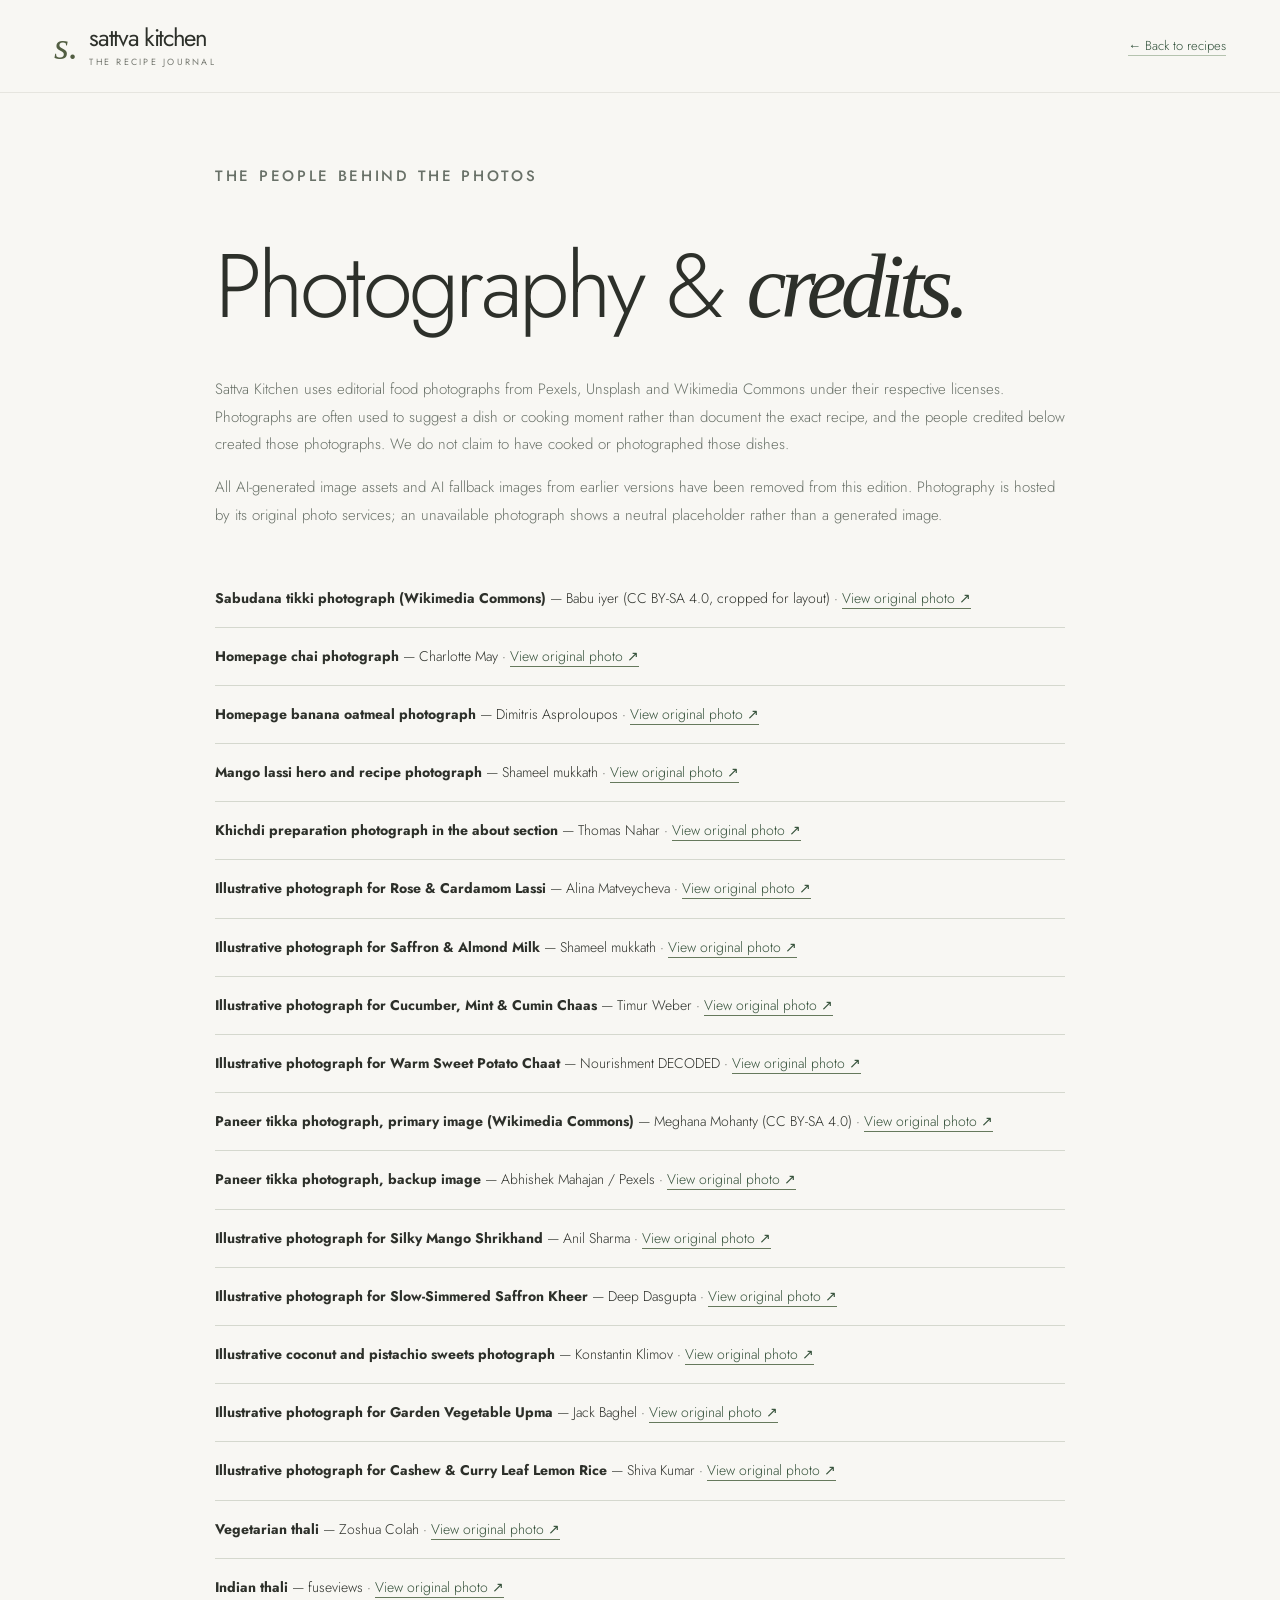
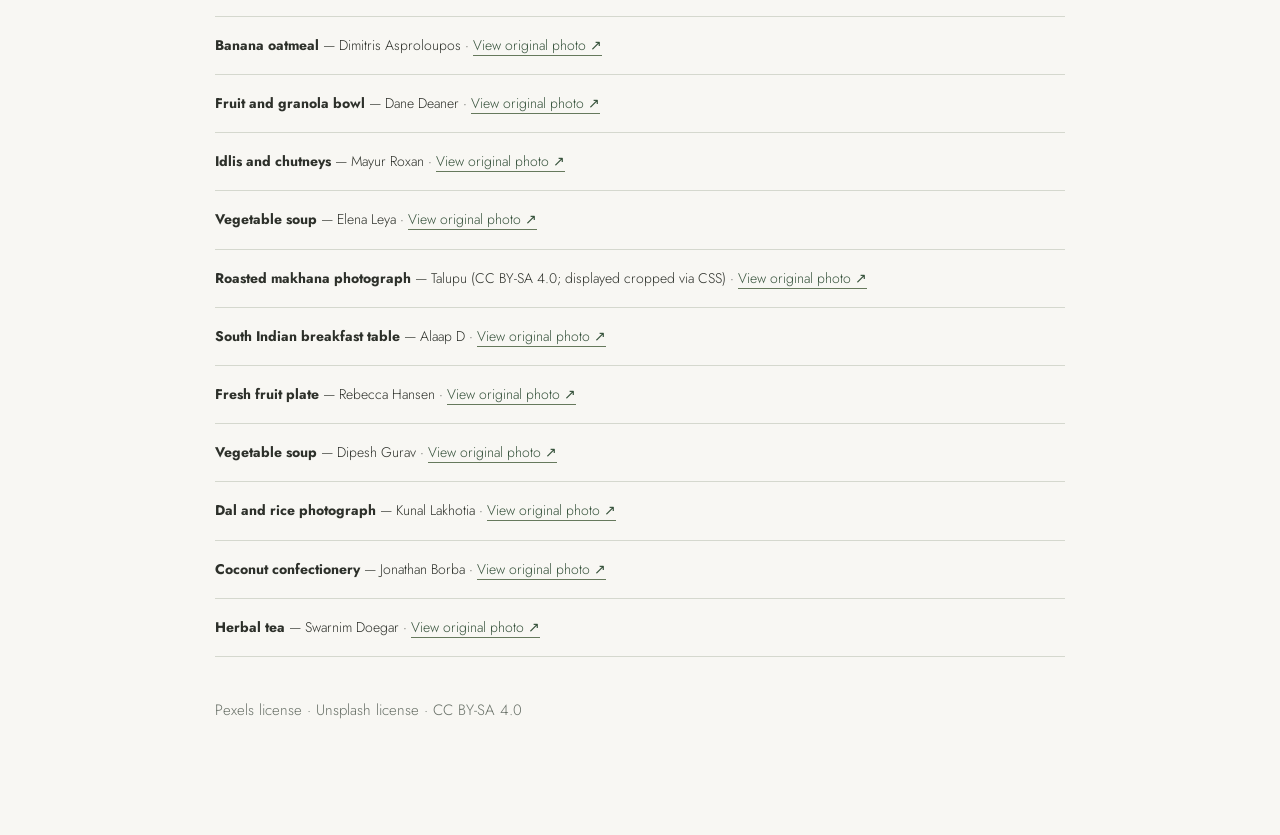
<file: credits.html>
<!doctype html><html lang="en"><head><meta charset="utf-8"><meta name="viewport" content="width=device-width,initial-scale=1"><meta name="theme-color" content="#f8f7f3"><title>Photo credits · Sattva Kitchen</title><link href="https://fonts.googleapis.com/css2?family=Jost:wght@300;400;500&display=swap" rel="stylesheet"><link rel="stylesheet" href="styles.css"><style>.credit-page{max-width:900px;margin:70px auto 110px;padding:0 25px}.credit-page h1{font-size:clamp(52px,8vw,90px);margin:30px 0 25px}.credit-page p{color:#697168;line-height:1.85;font-size:15px}.credit-list{padding:0;list-style:none;margin:40px 0}.credit-list li{border-bottom:1px solid #d5d8ce;padding:16px 0;font-size:14px;line-height:1.8}.credit-list a{border-bottom:1px solid #66795c;color:#35513a}.back-link{font-size:13px;color:#31513a;border-bottom:1px solid #b5c3af}</style></head><body><header class="site-header"><div class="container header-inner"><a class="brand" href="index.html"><span class="brand-mark">s.</span><span class="brand-name">sattva kitchen <small>THE RECIPE JOURNAL</small></span></a><a class="back-link" href="index.html">← Back to recipes</a></div></header><main class="credit-page"><p class="kicker">THE PEOPLE BEHIND THE PHOTOS</p><h1>Photography & <em>credits.</em></h1><p>Sattva Kitchen uses editorial food photographs from Pexels, Unsplash and Wikimedia Commons under their respective licenses. Photographs are often used to suggest a dish or cooking moment rather than document the exact recipe, and the people credited below created those photographs. We do not claim to have cooked or photographed those dishes.</p><p>All AI-generated image assets and AI fallback images from earlier versions have been removed from this edition. Photography is hosted by its original photo services; an unavailable photograph shows a neutral placeholder rather than a generated image.</p><ul class="credit-list" id="credits"></ul><p><a href="https://www.pexels.com/license/" target="_blank" rel="noopener noreferrer">Pexels license</a> · <a href="https://unsplash.com/license" target="_blank" rel="noopener noreferrer">Unsplash license</a> · <a href="https://creativecommons.org/licenses/by-sa/4.0/" target="_blank" rel="noopener noreferrer">CC BY-SA 4.0</a></p></main><script src="credits.js"></script></body></html>
</file>
<file: styles.css>
:root{--paper:#f8f7f3;--white:#fdfcf9;--ink:#2d302a;--muted:#767971;--line:#d8d9d1;--moss:#525e42;--cream:#edece5;--font:'Abadi','Abadi MT Condensed Light','Jost','Helvetica Neue',Arial,sans-serif}
*{box-sizing:border-box}html{scroll-behavior:smooth}body{margin:0;background:var(--paper);color:var(--ink);font-family:var(--font);font-weight:300;-webkit-font-smoothing:antialiased}body.modal-open{overflow:hidden}button,input{font:inherit}button{cursor:pointer}button:focus-visible,a:focus-visible,input:focus-visible{outline:2px solid var(--moss);outline-offset:4px}a{color:inherit;text-decoration:none}img{display:block;width:100%;height:100%;object-fit:cover}figure{margin:0}h1,h2,h3,p{margin-top:0}h1,h2,h3{font-weight:300;letter-spacing:-.04em}em{font-family:Georgia,'Times New Roman',serif;font-weight:400;letter-spacing:-.065em;font-style:italic}p{line-height:1.7}.container{width:min(1420px,calc(100% - 108px));margin:auto}.section{padding-top:104px;padding-bottom:106px}#recipes,#feature,#collections,#philosophy,#ritual{scroll-margin-top:90px}[hidden]{display:none!important}.sr-only{position:absolute;width:1px;height:1px;padding:0;margin:-1px;overflow:hidden;clip:rect(0,0,0,0);white-space:nowrap;border:0}
/* Navigation, intentionally quiet */
.site-header{position:relative;z-index:6;background:var(--paper);border-bottom:1px solid #e6e5df}.header-inner{min-height:92px;display:flex;align-items:center;justify-content:space-between;gap:35px}.brand{display:flex;align-items:center;gap:11px;white-space:nowrap}.brand-mark{font-family:Georgia,serif;font-style:italic;font-weight:400;font-size:38px;line-height:1;color:var(--moss)}.brand-name{font-size:24px;letter-spacing:-.055em;font-weight:400;line-height:1.05}.brand-name small{display:block;letter-spacing:.25em;font-size:9px;color:var(--muted);font-weight:400;margin-top:7px}.desktop-nav{display:flex;align-items:center;gap:41px;margin-left:auto;margin-right:70px}.desktop-nav a{font-size:14px;color:#565b52;transition:color .2s}.desktop-nav a:hover{color:#181b14}.nav-actions{display:flex;align-items:center;gap:15px}.saved-nav{border:0;background:transparent;display:flex;align-items:center;gap:9px;padding:9px 0;color:#3b4138;font-size:14px}.saved-nav span:first-child{font-family:Arial,sans-serif;font-size:23px;line-height:1}.saved-nav span:last-child{font-size:12px;color:var(--muted)}.mobile-toggle{display:none;background:none;border:0;padding:9px}.mobile-toggle span{display:block;width:21px;height:1px;background:var(--ink);margin:5px 0}.mobile-nav{background:var(--paper);border-top:1px solid var(--line);padding:12px 7% 26px}.mobile-nav a{display:block;padding:12px 0;font-size:17px}
/* Hero */
.hero{display:grid;grid-template-columns:minmax(0,.88fr) minmax(0,1.12fr);gap:5.5%;padding-top:84px;padding-bottom:110px;min-height:700px}.hero-copy{display:flex;flex-direction:column;align-items:flex-start;justify-content:center;padding:0 0 10px 26px}.eyebrow,.kicker{font-size:10px;font-weight:500;letter-spacing:.18em;color:#64695d;line-height:1.5}.eyebrow{display:flex;align-items:center;gap:11px;white-space:nowrap}.small-rule{width:26px;height:1px;background:var(--moss);display:block}.dot{font-size:18px;line-height:.5;color:#999e91}.hero h1{font-size:clamp(64px,6.45vw,111px);line-height:.97;letter-spacing:-.075em;margin:40px 0 35px;white-space:nowrap}.hero h1 em{font-size:.96em}.hero-copy>p{font-size:19px;line-height:1.72;max-width:460px;color:#5b5e57}.under-link{border:0;background:none;border-bottom:1px solid #646f54;padding:0 0 8px;margin-top:28px;font-weight:400;color:#38432e;display:inline-flex;align-items:center;gap:52px;font-size:14px;transition:gap .2s}.under-link:hover{gap:65px}.hero-foot{display:flex;gap:19px;align-items:center;color:#85867f;font-size:12px;line-height:1.4;margin-top:88px;letter-spacing:.01em}.handdrawn-sun{font-size:42px;color:#a8ac94;font-weight:300}.hero-media{position:relative;min-height:570px;margin-right:10px}.hero-main-photo{width:82%;height:510px;position:absolute;top:0;right:0}.hero-main-photo img{filter:saturate(.88) contrast(.98);background:#e5e1d4}.hero-main-photo figcaption{position:absolute;right:0;bottom:-28px;font-size:11px;color:#72766c}.hero-small-photo{width:45%;height:255px;position:absolute;left:0;bottom:-24px;border:12px solid var(--paper);border-left:0;border-bottom:0;z-index:1}.hero-small-photo img{filter:saturate(.82)}.hero-small-photo figcaption{position:absolute;bottom:-22px;left:0;white-space:nowrap;color:#72766c;font-size:11px}.newsstrip{border-top:1px solid var(--line);border-bottom:1px solid var(--line)}.newsstrip-inner{height:55px;display:flex;align-items:center;justify-content:center;gap:42px;color:#75796d;font-size:10px;letter-spacing:.22em;font-weight:400}.newsstrip-star{color:#a7ac99;font-size:15px}
/* Featured food story */
.section-heading{display:flex;align-items:center;justify-content:space-between;margin-bottom:35px}.kicker{margin:0}.margin-note{font-family:Georgia,serif;font-style:italic;font-size:18px;color:#929183;transform:rotate(-5deg);margin:0 25px 0 0}.feature{padding-top:90px;padding-bottom:100px}.feature-layout{display:grid;grid-template-columns:1.07fr .93fr;gap:8.5%;align-items:center}.feature-photo{height:550px;position:relative;background:#e2dfd2}.feature-photo img{filter:saturate(.87)}.feature-photo figcaption{position:absolute;bottom:-30px;left:0;font-size:11px;color:#75796e}.feature-copy{padding:40px 5% 30px 0;max-width:510px}.feature-overline{font-size:11px;letter-spacing:.16em;font-weight:500;color:var(--moss);margin-bottom:26px}.feature-copy h2{font-size:clamp(69px,6.8vw,105px);line-height:.95;margin:0 0 34px;white-space:nowrap}.feature-copy h2 em{font-size:1em}.feature-deck{font-size:22px;font-weight:300;line-height:1.5;color:#3d4139;max-width:410px}.feature-rule{width:100%;height:1px;background:var(--line);margin:37px 0 28px}.feature-copy>p:not(.feature-deck){font-size:16px;color:#73766d;line-height:1.85;max-width:420px}.feature-info{display:flex;flex-wrap:wrap;gap:16px;margin:34px 0 4px;color:#6e7564;font-size:12px;font-weight:400}.feature-info span:not(:last-child):after{content:'·';margin-left:16px;color:#9eaa95}
/* Collections text-only, less template-y */
.collections{padding-top:72px;padding-bottom:125px}.collections-heading{display:flex;justify-content:space-between;align-items:end;gap:35px;margin-bottom:48px}.collections-heading h2,.recipe-intro h2,.philosophy-aside h2,.ritual-layout h2{font-size:clamp(50px,5.4vw,85px);line-height:1.05;margin:0;letter-spacing:-.066em}.collections-heading p{max-width:310px;color:#777970;font-size:14px;margin-bottom:10px}.collection-list{display:grid;grid-template-columns:repeat(5,minmax(0,1fr));border-top:1px solid #bcbfb4;border-bottom:1px solid #bcbfb4}.collection-card{text-align:left;border:0;border-right:1px solid var(--line);background:transparent;padding:25px 22px 27px;min-height:142px;display:flex;flex-direction:column;gap:17px;transition:background .2s}.collection-card:first-child{border-left:1px solid var(--line)}.collection-card:hover{background:#eeefe8}.collection-index{font-size:12px;color:#9a9c91}.collection-card strong{font-size:21px;line-height:1.2;font-weight:300;letter-spacing:-.025em;white-space:normal}.collection-action{font-size:17px;color:#647455;align-self:flex-end;margin-top:auto}
/* Recipes */
.recipes-section{background:#fffefa;border-top:1px solid #e8e7df;border-bottom:1px solid #e8e7df;padding-bottom:118px}.recipe-intro{display:flex;justify-content:space-between;align-items:end;gap:50px;margin-bottom:48px}.recipe-intro h2{margin:0}.recipe-intro p{color:#777971;max-width:290px;font-size:14px;line-height:1.8;margin:0 0 4px}.count-ornament{font-size:11px;color:#898d80;letter-spacing:.08em}.count-ornament span{font-size:18px;color:#505e45;letter-spacing:0;margin-right:4px}.recipe-toolbar{display:flex;justify-content:space-between;align-items:center;gap:20px;border-top:1px solid var(--line);padding:25px 0 13px}.filters{display:flex;flex-wrap:wrap;gap:9px 22px}.filter-chip{background:none;border:0;padding:7px 0;font-size:13px;color:#898d83}.filter-chip:hover{color:var(--ink)}.filter-chip.active{color:#2f3b2b;border-bottom:1px solid #63745c;font-weight:500}.search-bar{border-bottom:1px solid #bbbfb3;display:flex;align-items:center;gap:7px;width:250px;flex-shrink:0;padding-bottom:3px}.search-bar span{font-size:22px;color:#717767}.search-bar input{border:0;background:transparent;outline:0;font-size:13px;min-width:0;width:100%;padding:6px 0;color:var(--ink)}.search-bar input::placeholder{color:#a3a59e}.results-line{font-size:11px;color:#90918b;padding:4px 0 27px}.recipe-grid{display:grid;grid-template-columns:repeat(3,minmax(0,1fr));column-gap:32px;row-gap:62px;align-items:start}.recipe-card{min-width:0;position:relative}.recipe-card:nth-child(7n+1){grid-column:span 2}.recipe-image{position:relative;overflow:hidden;aspect-ratio:1.3;cursor:pointer;background:#e4e2d8}.recipe-card:nth-child(7n+1) .recipe-image{aspect-ratio:2.12}.recipe-card:nth-child(7n+3) .recipe-image{aspect-ratio:1.03}.recipe-card:nth-child(7n+5) .recipe-image{aspect-ratio:1.05}.recipe-image img{transition:transform .6s ease;filter:saturate(.85)}.recipe-image:hover img{transform:scale(1.025)}.recipe-tag{position:absolute;left:12px;top:12px;background:#fffef9e8;padding:7px 9px;color:#62695f;font-size:9px;font-weight:400;letter-spacing:.12em}.save-recipe{position:absolute;right:12px;top:12px;width:37px;height:37px;border:0;border-radius:50%;background:#fffcf3dd;color:#4b5545;font-family:Arial,sans-serif;font-size:21px;display:grid;place-items:center}.save-recipe.is-saved{color:#a55447}.recipe-body{padding:18px 1px 0}.recipe-eyebrow{font-size:10px;color:#8b8f80;letter-spacing:.13em;margin-bottom:11px;font-weight:400}.recipe-title{font-size:clamp(24px,2.2vw,33px);line-height:1.18;margin:0 0 10px;letter-spacing:-.055em;cursor:pointer}.recipe-title:hover{text-decoration:underline;text-decoration-thickness:1px;text-underline-offset:5px}.recipe-desc{font-size:14px;line-height:1.7;color:#73766d;margin:0 0 15px;max-width:450px}.recipe-meta{display:flex;justify-content:space-between;gap:15px;align-items:center;border-top:1px solid #e0e1d9;padding-top:13px;color:#8b8d83;font-size:11px}.recipe-meta button{border:0;background:transparent;color:#4c5d44;font-size:12px;padding:2px 0;white-space:nowrap}.recipe-meta button:hover{text-decoration:underline}.empty-state{text-align:center;padding:85px 20px}.empty-state h3{font-size:35px}.empty-state p{font-size:15px;color:var(--muted)}
/* Philosophy and random menu */
.philosophy-section{padding:125px 0;background:#eeefe8}.philosophy-layout{display:grid;grid-template-columns:.93fr 1.07fr;align-items:center;gap:12%}.philosophy-aside{max-width:510px}.philosophy-aside h2{margin:37px 0 32px}.philosophy-aside p:not(.kicker){font-size:16px;line-height:1.9;color:#656b60}.philosophy-image{height:530px;position:relative}.philosophy-image img{filter:saturate(.78)}.philosophy-image figcaption{position:absolute;bottom:-27px;left:0;color:#858b80;font-size:11px}.ritual-section{padding-top:110px;padding-bottom:130px}.ritual-layout{display:grid;grid-template-columns:1fr 1fr;gap:16%;align-items:end;border-top:1px solid #b9bcb1;border-bottom:1px solid #b9bcb1;padding:45px 0 65px}.ritual-layout h2{margin-top:34px}.ritual-layout>div:last-child{max-width:385px}.ritual-layout>div:last-child p{font-size:16px;color:#747970}.daily-plan{margin-top:34px;border:1px solid var(--line);padding:28px}.daily-plan-header{display:flex;justify-content:space-between;align-items:center;margin-bottom:24px}.daily-plan-header h3{font-size:28px;margin:0}.day-grid{display:grid;grid-template-columns:repeat(3,1fr);gap:19px}.day-pick{background:#fff;border:1px solid #eeeae1;text-align:left;display:flex;align-items:center;gap:16px;padding:9px}.day-pick img{width:82px;height:82px;flex:0 0 82px}.day-pick small{display:block;font-size:10px;color:#8e8e83;letter-spacing:.1em;margin-bottom:4px}.day-pick strong{font-size:16px;font-weight:300}
/* Footer */
.footer{background:#303a31;color:#f1f0e8;padding:70px 0 30px}.footer-top{display:flex;justify-content:space-between;gap:30px;align-items:start;padding-bottom:80px}.footer-logo{font-size:40px;letter-spacing:-.06em}.period{color:#b5bda1}.footer-top p{color:#c4cabc;font-size:15px;margin:14px 0}.footer-links{display:flex;gap:30px;color:#d5dbce;font-size:13px}.footer-bottom{border-top:1px solid #5d685a;padding-top:22px;display:flex;justify-content:space-between;gap:30px;font-size:11px;color:#b5beae;line-height:1.65}.footer-bottom span:last-child{max-width:500px;text-align:right}
/* Modal */
.modal-backdrop{position:fixed;inset:0;background:rgba(27,30,25,.64);z-index:100}.recipe-modal{position:fixed;right:0;top:0;bottom:0;width:min(850px,100%);z-index:101;overflow-y:auto;background:var(--white);box-shadow:-18px 0 60px #12180f2b}.modal-close{position:fixed;right:29px;top:24px;border:0;border-radius:50%;width:44px;height:44px;z-index:102;background:#fffef9;color:var(--ink);font-size:30px;line-height:1}.modal-cover{height:350px;width:100%;object-fit:cover;background:#e2e1da}.modal-inner{padding:45px 58px 65px}.modal-inner h2{font-size:clamp(48px,5vw,75px);line-height:1.03;margin:13px 0 15px}.modal-intro{color:#72786d;font-size:17px}.modal-tags{display:flex;flex-wrap:wrap;gap:12px 22px;border-block:1px solid var(--line);padding:17px 0;font-size:12px;color:#5c6758;margin:29px 0 36px}.modal-cols{display:grid;grid-template-columns:.84fr 1.16fr;gap:45px}.modal-cols h3{font-size:26px;margin-bottom:25px}.ingredients{list-style:none;padding:0;margin:0}.ingredients li{border-bottom:1px solid #e6e7e0;padding:11px 0;font-size:14px;line-height:1.5}.steps{padding-left:22px;color:#4b5349}.steps li{font-size:14px;line-height:1.8;margin-bottom:16px;padding-left:7px}.modal-tip{background:#eeefe9;border-left:2px solid #8a957a;padding:18px 21px;font-size:13px;line-height:1.85;color:#596257}.modal-tip strong{font-weight:500}.modal-actions{display:flex;gap:14px;flex-wrap:wrap;margin-top:35px}.btn{padding:14px 21px;background:#455641;color:#fff;border:1px solid #455641;font-size:13px;font-weight:400}.outline-btn{padding:14px 21px;background:none;border:1px solid #b7beb0;color:#34452f;font-size:13px}.toast{position:fixed;left:50%;bottom:25px;transform:translate(-50%,30px);background:#354431;color:#fff;padding:14px 22px;font-size:13px;opacity:0;pointer-events:none;transition:opacity .3s,transform .3s;z-index:110}.toast.show{opacity:1;transform:translate(-50%,0)}
@media(max-width:1100px){.container{width:min(100% - 70px,1100px)}.desktop-nav{gap:24px;margin-right:20px}.hero{gap:4%;grid-template-columns:.95fr 1.05fr}.hero h1{font-size:7vw}.hero-media{min-height:500px}.hero-main-photo{height:460px}.hero-small-photo{height:210px}.collection-card{padding-inline:14px}.collection-card strong{font-size:17px}.recipe-grid{column-gap:22px}.hero-foot{margin-top:60px}}
@media(max-width:760px){.container{width:calc(100% - 42px)}.section{padding-top:74px;padding-bottom:77px}.header-inner{min-height:72px}.brand-mark{font-size:32px}.brand-name{font-size:22px}.desktop-nav{display:none}.mobile-toggle{display:block}.saved-nav{font-size:0;gap:5px}.saved-nav span:first-child{font-size:23px}.saved-nav span:last-child{font-size:12px}.hero{display:flex;flex-direction:column;gap:38px;padding-top:56px;padding-bottom:55px;min-height:0}.hero-copy{padding:0;display:block}.eyebrow{font-size:9px;letter-spacing:.13em}.hero h1{font-size:clamp(62px,11vw,86px);white-space:normal;margin:26px 0 20px}.hero-copy>p{font-size:17px;max-width:490px}.hero-foot{display:none}.hero-media{min-height:435px;margin:0 0 20px}.hero-main-photo{width:85%;height:385px}.hero-small-photo{height:170px;width:41%;bottom:-12px;border-top-width:8px}.newsstrip-inner{gap:17px;font-size:8px;letter-spacing:.06em;height:46px}.feature-layout{display:flex;flex-direction:column;gap:42px;align-items:stretch}.feature-photo{height:410px}.feature-copy{padding:25px 0 0}.feature-copy h2{font-size:70px;margin:17px 0 24px}.feature-deck{font-size:21px}.feature-rule{margin:25px 0}.collections-heading{align-items:start;flex-direction:column;gap:14px}.collections-heading h2,.recipe-intro h2,.philosophy-aside h2,.ritual-layout h2{font-size:57px}.collections-heading p{max-width:460px;margin:0}.collection-list{grid-template-columns:1fr}.collection-card,.collection-card:first-child{border-left:0;border-right:0;border-bottom:1px solid var(--line);min-height:0;display:grid;grid-template-columns:34px 1fr 28px;align-items:center;gap:12px;padding:19px 4px}.collection-card:last-child{border-bottom:0}.collection-card strong{font-size:23px}.collection-action{align-self:unset}.recipe-intro{align-items:start;flex-direction:column;gap:18px;margin-bottom:34px}.recipe-intro p{max-width:450px}.recipe-toolbar{align-items:stretch;flex-direction:column;gap:25px}.filters{gap:7px 20px}.search-bar{width:100%}.recipe-grid{grid-template-columns:repeat(2,minmax(0,1fr));gap:38px 17px}.recipe-card:nth-child(7n+1){grid-column:span 2}.recipe-card:nth-child(7n+1) .recipe-image{aspect-ratio:1.5}.recipe-image{aspect-ratio:.9!important}.recipe-card:nth-child(7n+1) .recipe-image{aspect-ratio:1.5!important}.recipe-tag{font-size:8px;left:7px;top:7px}.save-recipe{right:7px;top:7px;width:33px;height:33px}.recipe-title{font-size:23px}.recipe-desc{font-size:13px}.recipe-meta{flex-direction:column;align-items:start;gap:9px}.philosophy-layout{display:flex;flex-direction:column;gap:43px}.philosophy-aside{max-width:100%}.philosophy-aside h2{margin:22px 0}.philosophy-image{width:100%;height:390px}.ritual-layout{grid-template-columns:1fr;gap:23px;padding:25px 0 48px}.ritual-layout h2{margin-top:18px}.day-grid{grid-template-columns:1fr}.footer-top{flex-direction:column;padding-bottom:35px}.footer-links{gap:16px;flex-wrap:wrap}.footer-bottom{flex-direction:column;gap:12px}.footer-bottom span:last-child{text-align:left}.modal-inner{padding:30px 22px 50px}.modal-cover{height:270px}.modal-cols{grid-template-columns:1fr;gap:22px}.modal-close{right:12px;top:12px}}
@media(max-width:390px){.container{width:calc(100% - 32px)}.hero h1{font-size:59px}.hero-media{min-height:348px}.hero-main-photo{height:310px}.hero-small-photo{height:130px}.newsstrip-inner{gap:10px;font-size:7px}.feature-photo{height:310px}.feature-copy h2{font-size:58px}.collections-heading h2,.recipe-intro h2,.philosophy-aside h2,.ritual-layout h2{font-size:49px}.recipe-grid{column-gap:12px}.recipe-title{font-size:20px}.recipe-desc{font-size:12px}}
@media print{.site-header,.modal-close,.modal-actions,.footer,.modal-backdrop{display:none!important}.recipe-modal{position:static;box-shadow:none;width:100%;overflow:visible}.modal-inner{padding:20px}.modal-cover{height:200px}body.modal-open{overflow:auto}}

/* Real-photography edition: a restrained placeholder replaces images that fail to load. */
.image-unavailable{background:#e8e8de!important;position:relative;overflow:hidden;}
.image-unavailable::after{content:attr(data-photo-status);position:absolute;inset:0;display:grid;place-items:center;text-transform:uppercase;font-size:10px;letter-spacing:.14em;font-weight:400;color:#7c8175;pointer-events:none;z-index:0;}
.recipe-photo-credit{font-size:11px;line-height:1.6;color:#858b80;margin:0 0 22px;}
.recipe-photo-credit a{color:#475f49;text-decoration:underline;text-underline-offset:3px;}

.modal-cover-photo{height:350px;position:relative;background:#e8e8de;}
.modal-cover-photo .modal-cover{display:block;width:100%;height:100%;}
@media(max-width:760px){.modal-cover-photo{height:270px}}
</file>
